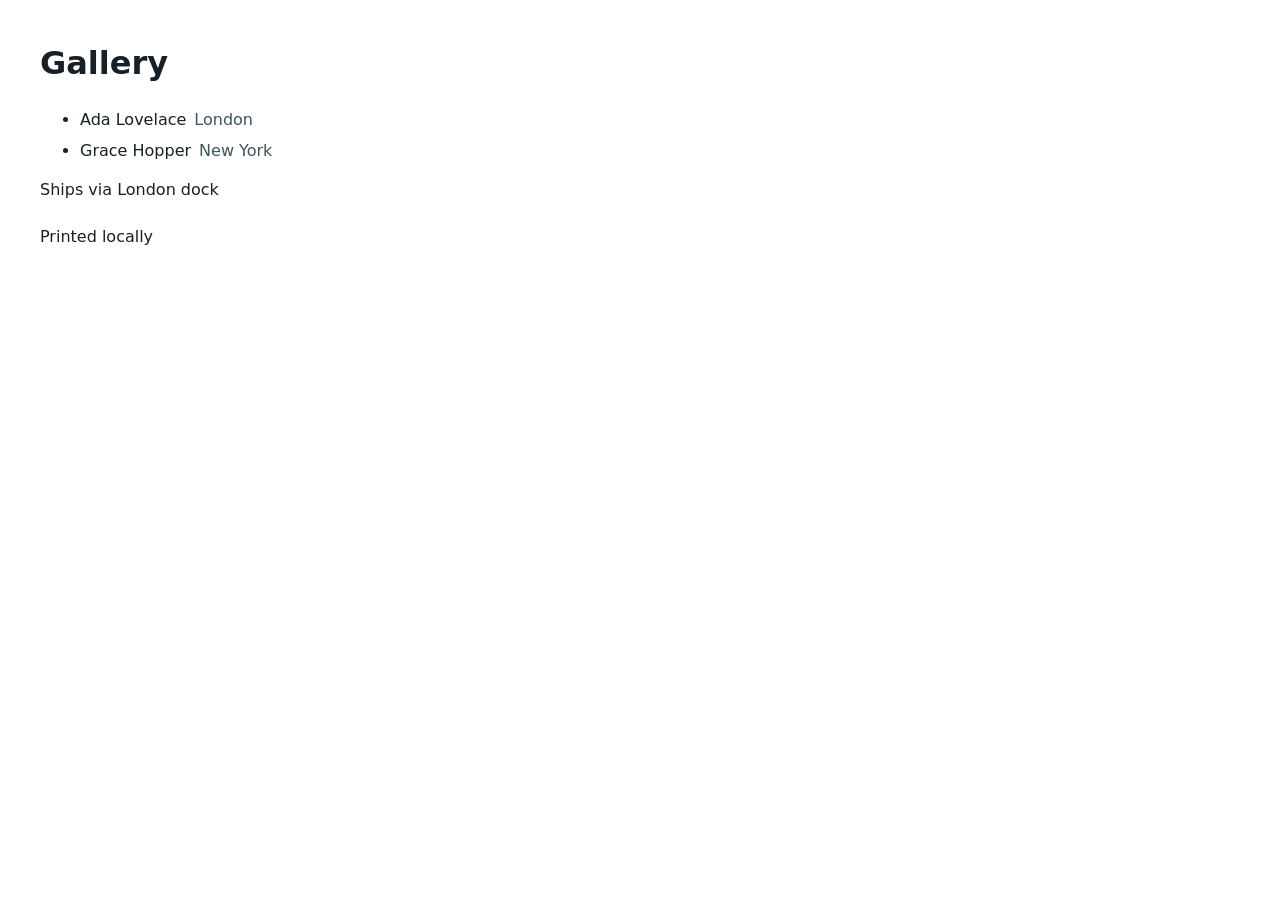
<file: demo/index.html>
<!DOCTYPE html>
<html lang="en">
  <head>
    <meta charset="utf-8" />
    <title>Endpoint Picker demo</title>
    <style>
      body { font: 16px/1.45 ui-sans-serif, system-ui, sans-serif; margin: 40px; color: #172026; }
      li { margin: 8px 0; }
      .city { margin-left: 8px; color: #3d555c; }
      .local { margin-top: 24px; }
    </style>
  </head>
  <body>
    <h1>Gallery</h1>
    <ul id="list"></ul>
    <p id="note"></p>
    <p class="local">Printed locally</p>
    <script>
      async function load() {
        const artists = await fetch('api/artists.json').then(function (res) { return res.json(); });
        const note = await fetch('api/note.json').then(function (res) { return res.json(); });
        const list = document.querySelector('#list');
        artists.artists.forEach(function (artist) {
          const item = document.createElement('li');
          const name = document.createElement('span');
          name.className = 'name';
          name.textContent = artist.name;
          const city = document.createElement('span');
          city.className = 'city';
          city.textContent = artist.city;
          item.append(name, city);
          list.append(item);
        });
        document.querySelector('#note').textContent = note.note;
      }
      load();
    </script>
  </body>
</html>
</file>
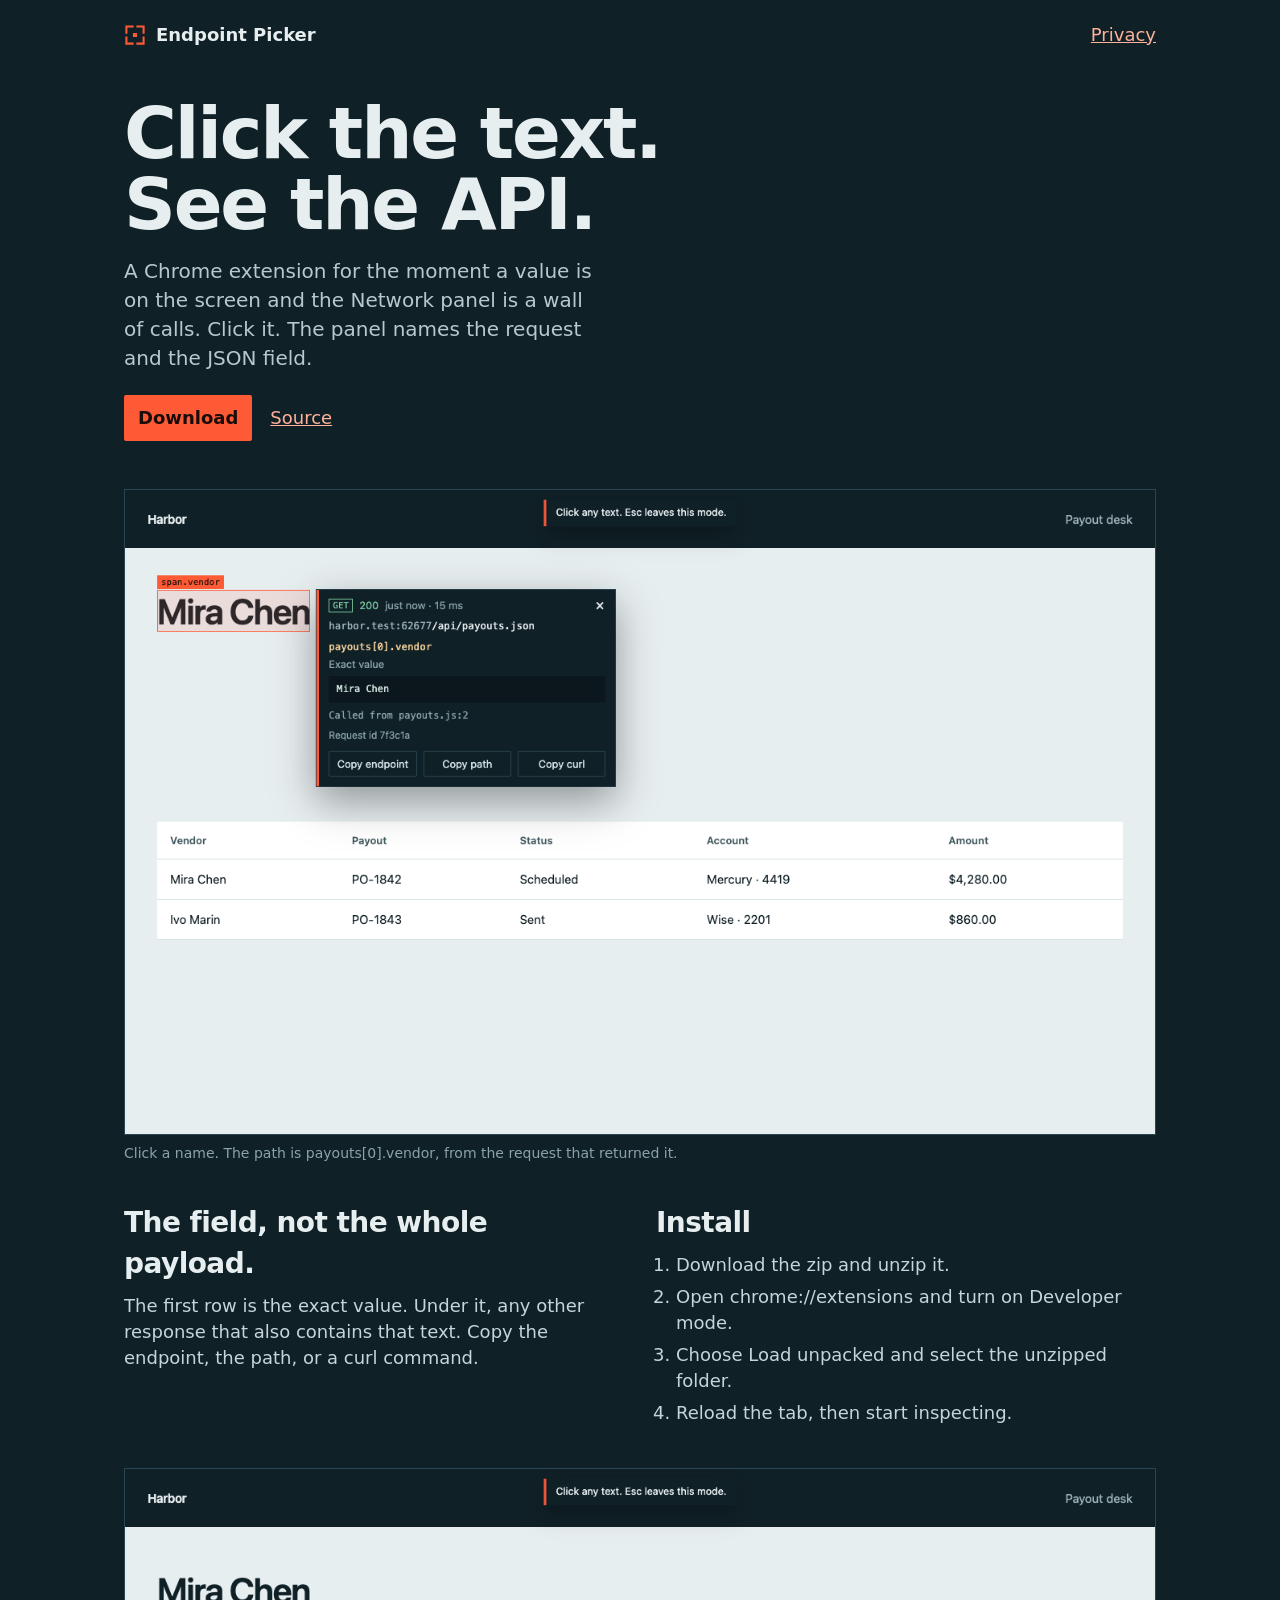
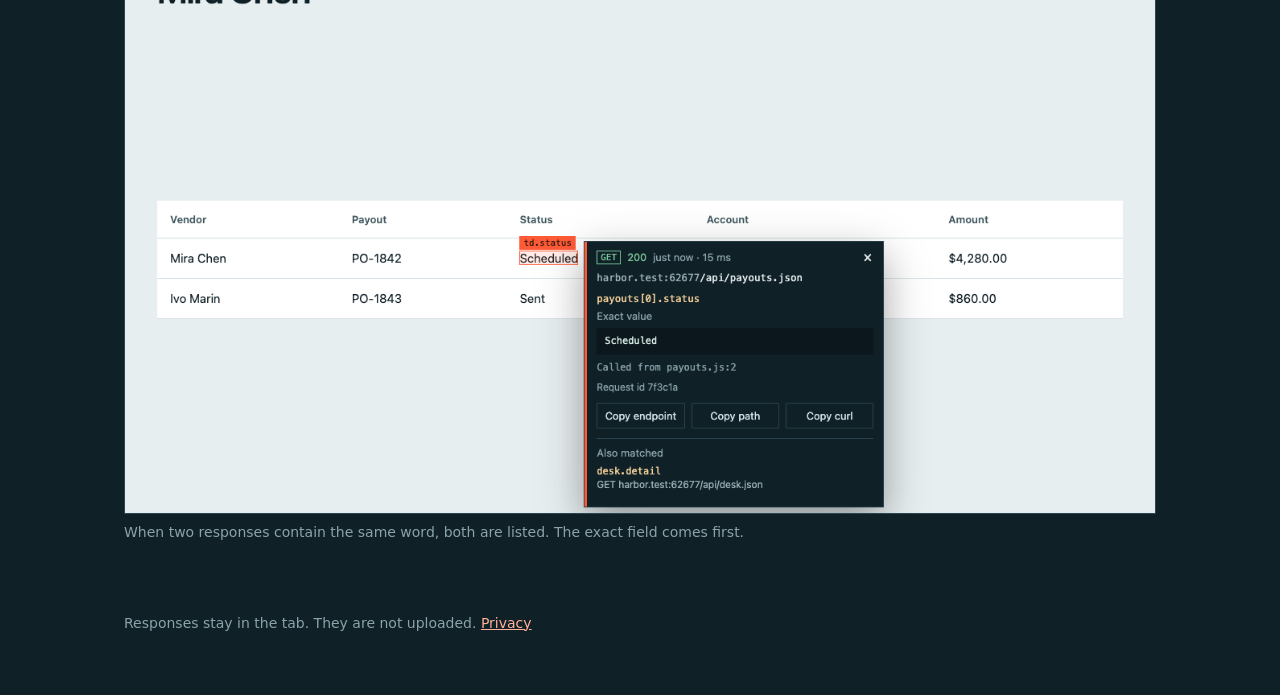
<file: docs/index.html>
<!DOCTYPE html>
<html lang="en">
  <head>
    <meta charset="utf-8" />
    <meta name="viewport" content="width=device-width, initial-scale=1" />
    <title>Endpoint Picker — click the text, see the API</title>
    <meta name="description" content="A Chrome extension. Click a value on any page and see the request and JSON field that returned it." />
    <meta property="og:title" content="Endpoint Picker" />
    <meta property="og:description" content="Click the text. See the API." />
    <meta property="og:image" content="https://ordas21.github.io/endpoint-picker/media/marquee.png" />
    <style>
      :root { color-scheme: dark; }
      * { box-sizing: border-box; }
      body {
        margin: 0;
        background: #102027;
        color: #e7eef0;
        font: 18px/1.45 ui-sans-serif, system-ui, sans-serif;
      }
      a { color: #ffb199; }
      a:focus-visible { outline: 2px solid #ff5a36; outline-offset: 3px; }
      .wrap { max-width: 1080px; margin: 0 auto; padding: 0 24px; }
      header.top {
        display: flex;
        justify-content: space-between;
        align-items: center;
        padding: 22px 0;
      }
      .brand { display: flex; gap: 10px; align-items: center; font-weight: 600; color: inherit; text-decoration: none; }
      .hero { padding: 28px 0 12px; }
      h1 {
        margin: 0;
        font-size: clamp(40px, 6vw, 72px);
        line-height: 0.98;
        letter-spacing: -0.03em;
        font-weight: 600;
        max-width: 12ch;
      }
      .deck { max-width: 38ch; color: #b7c9ce; font-size: 20px; margin: 18px 0 0; }
      .actions { display: flex; gap: 18px; align-items: center; margin: 22px 0 8px; }
      .button {
        display: inline-block;
        background: #ff5a36;
        color: #1a0d09;
        text-decoration: none;
        font-weight: 600;
        padding: 10px 14px;
        border-radius: 2px;
      }
      figure { margin: 28px 0; }
      img { display: block; width: 100%; height: auto; border: 1px solid #2a4652; }
      figcaption { color: #8aa3ab; font-size: 14px; margin-top: 8px; }
      .split { display: grid; grid-template-columns: 1fr 1fr; gap: 32px; padding: 12px 0 8px; }
      h2 { margin: 0 0 8px; font-size: 28px; letter-spacing: -0.02em; }
      .split p { margin: 0; color: #c5d5d9; }
      ol { margin: 8px 0 0; padding-left: 20px; color: #c5d5d9; }
      li { margin: 6px 0; }
      footer { padding: 28px 0 48px; color: #8aa3ab; font-size: 14px; }
      @media (max-width: 720px) {
        .split { grid-template-columns: 1fr; }
        .deck { font-size: 18px; }
      }
    </style>
  </head>
  <body>
    <div class="wrap">
      <header class="top">
        <a class="brand" href="./">
          <svg viewBox="0 0 32 32" width="22" height="22" aria-hidden="true">
            <path fill="#ff5a36" d="M2 2h12v3H5v9H2V2zm16 0h12v12h-3V5h-9V2zM2 18h3v9h9v3H2V18zm25 0h3v12H18v-3h9v-9zM13 13h6v6h-6z"/>
          </svg>
          Endpoint Picker
        </a>
        <a href="privacy.html">Privacy</a>
      </header>
      <section class="hero">
        <h1>Click the text. See the API.</h1>
        <p class="deck">A Chrome extension for the moment a value is on the screen and the Network panel is a wall of calls. Click it. The panel names the request and the JSON field.</p>
        <div class="actions">
          <a class="button" href="https://github.com/ordas21/endpoint-picker/releases/latest">Download</a>
          <a href="https://github.com/ordas21/endpoint-picker">Source</a>
        </div>
      </section>
      <figure>
        <img src="media/hero.png" width="1280" height="800" alt="Endpoint Picker open on a payouts table. The panel shows GET /api/payouts.json and the path payouts[0].vendor for Mira Chen." />
        <figcaption>Click a name. The path is payouts[0].vendor, from the request that returned it.</figcaption>
      </figure>
      <section class="split">
        <div>
          <h2>The field, not the whole payload.</h2>
          <p>The first row is the exact value. Under it, any other response that also contains that text. Copy the endpoint, the path, or a curl command.</p>
        </div>
        <div>
          <h2>Install</h2>
          <ol>
            <li>Download the zip and unzip it.</li>
            <li>Open chrome://extensions and turn on Developer mode.</li>
            <li>Choose Load unpacked and select the unzipped folder.</li>
            <li>Reload the tab, then start inspecting.</li>
          </ol>
        </div>
      </section>
      <figure>
        <img src="media/also.png" width="1280" height="800" alt="The word Scheduled is selected. The panel shows the exact status field and a second response that contains the same word." />
        <figcaption>When two responses contain the same word, both are listed. The exact field comes first.</figcaption>
      </figure>
      <footer>
        <p>Responses stay in the tab. They are not uploaded. <a href="privacy.html">Privacy</a></p>
      </footer>
    </div>
  </body>
</html>
</file>
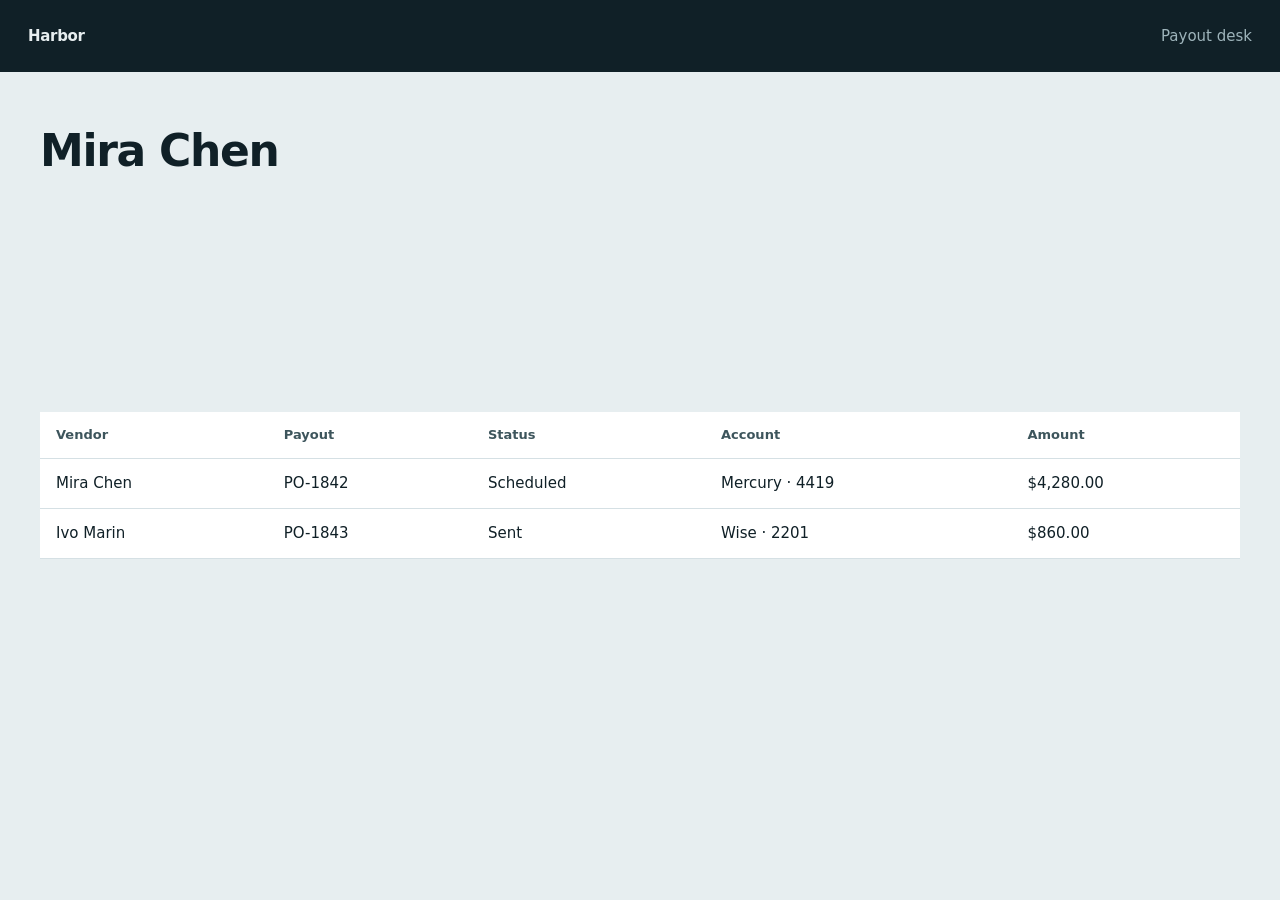
<file: store/fixture/index.html>
<!DOCTYPE html>
<html lang="en">
  <head>
    <meta charset="utf-8" />
    <title>Harbor · Payouts</title>
    <style>
      * { box-sizing: border-box; }
      html, body { margin: 0; height: 100%; overflow: hidden; background: #e7eef0; color: #102027; }
      body { font: 15px/1.4 ui-sans-serif, system-ui, sans-serif; }
      header {
        display: flex;
        justify-content: space-between;
        align-items: center;
        background: #102027;
        color: #e7eef0;
        padding: 22px 28px;
        min-height: 72px;
      }
      .word { font-weight: 600; letter-spacing: -0.02em; }
      .sub { color: #9eb4bb; }
      main { padding: 48px 40px 0; }
      h1 { margin: 0; font-size: 44px; letter-spacing: -0.03em; font-weight: 600; }
      table { margin-top: 230px; }
      table { width: 100%; border-collapse: collapse; background: white; }
      th, td { text-align: left; padding: 14px 16px; border-bottom: 1px solid #d5e0e4; }
      th { color: #3d555c; font-weight: 600; font-size: 13px; }
      .money { font-variant-numeric: tabular-nums; }
    </style>
  </head>
  <body>
    <header>
      <div class="word">Harbor</div>
      <div class="sub">Payout desk</div>
    </header>
    <main>
      <h1><span class="vendor">Mira Chen</span></h1>
      <table>
        <thead>
          <tr>
            <th>Vendor</th>
            <th>Payout</th>
            <th>Status</th>
            <th>Account</th>
            <th>Amount</th>
          </tr>
        </thead>
        <tbody id="rows"></tbody>
      </table>
    </main>
    <script src="payouts.js"></script>
  </body>
</html>
</file>
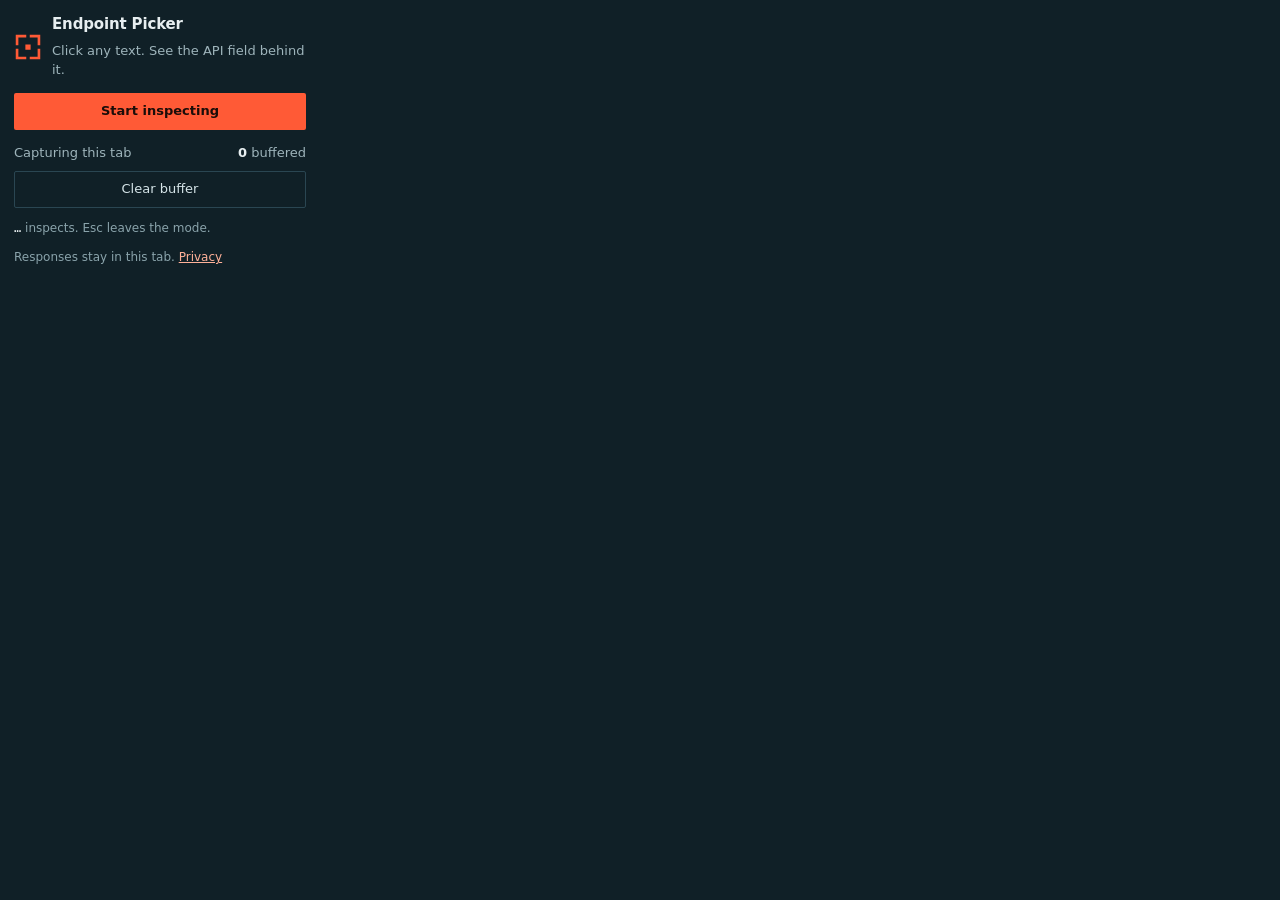
<file: popup.html>
<!DOCTYPE html>
<html lang="en">
  <head>
    <meta charset="utf-8" />
    <meta name="viewport" content="width=device-width, initial-scale=1" />
    <title>Endpoint Picker</title>
    <link rel="stylesheet" href="popup.css" />
  </head>
  <body>
    <header>
      <div class="brand">
        <svg class="mark" viewBox="0 0 32 32" width="28" height="28" aria-hidden="true">
          <path fill="#ff5a36" d="M2 2h12v3H5v9H2V2zm16 0h12v12h-3V5h-9V2zM2 18h3v9h9v3H2V18zm25 0h3v12H18v-3h9v-9zM13 13h6v6h-6z"/>
        </svg>
        <div>
          <h1>Endpoint Picker</h1>
          <p class="lede">Click any text. See the API field behind it.</p>
        </div>
      </div>
    </header>
    <main>
      <p id="reason" class="reason" hidden></p>
      <button id="toggle" class="primary" type="button">Start inspecting</button>
      <div class="meta">
        <span id="status">Capturing this tab</span>
        <span><strong id="count">0</strong> buffered</span>
      </div>
      <button id="clear" class="quiet" type="button">Clear buffer</button>
      <p class="note"><kbd id="shortcut">…</kbd> inspects. Esc leaves the mode.</p>
      <p class="note">Responses stay in this tab. <a id="privacy" href="privacy.html">Privacy</a></p>
    </main>
    <script src="popup.js"></script>
  </body>
</html>
</file>
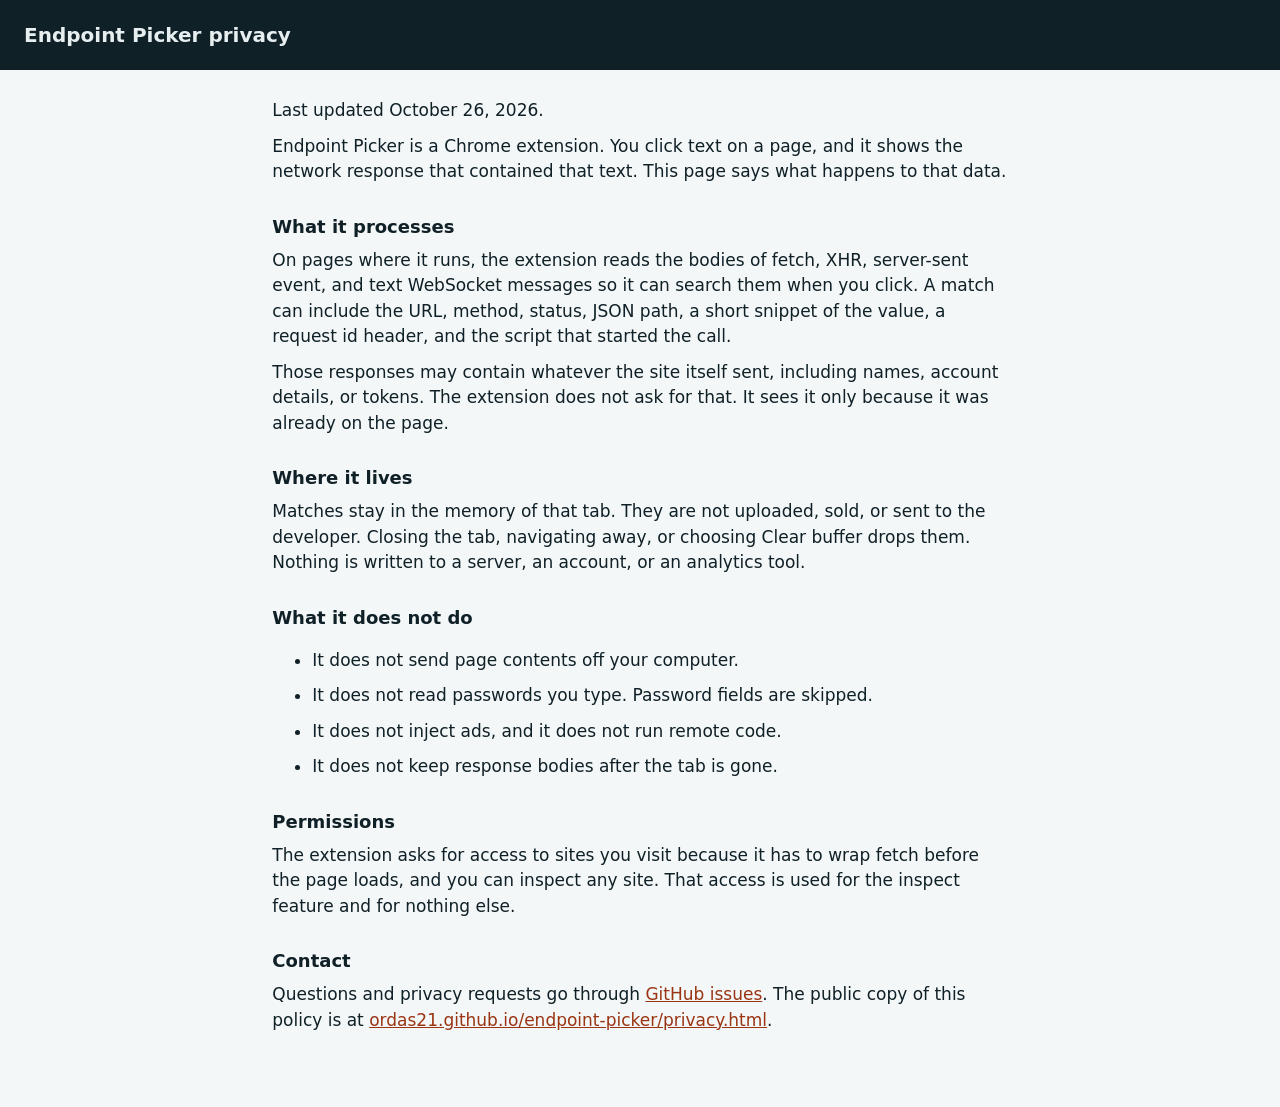
<file: privacy.html>
<!DOCTYPE html>
<html lang="en">
  <head>
    <meta charset="utf-8" />
    <meta name="viewport" content="width=device-width, initial-scale=1" />
    <title>Endpoint Picker privacy</title>
    <style>
      :root { color-scheme: light; }
      body {
        margin: 0;
        background: #f3f7f8;
        color: #102027;
        font: 17px/1.5 ui-sans-serif, system-ui, sans-serif;
      }
      header {
        background: #102027;
        color: #e7eef0;
        padding: 20px 24px;
      }
      header a { color: #e7eef0; }
      h1 { margin: 0; font-size: 20px; font-weight: 600; }
      main { max-width: 68ch; margin: 0 auto; padding: 28px 24px 64px; }
      h2 { font-size: 18px; margin: 28px 0 8px; }
      p, li { margin: 0 0 10px; }
      a { color: #9a3412; }
    </style>
  </head>
  <body>
    <header>
      <h1>Endpoint Picker privacy</h1>
    </header>
    <main>
      <p>Last updated October 26, 2026.</p>
      <p>Endpoint Picker is a Chrome extension. You click text on a page, and it shows the network response that contained that text. This page says what happens to that data.</p>

      <h2>What it processes</h2>
      <p>On pages where it runs, the extension reads the bodies of fetch, XHR, server-sent event, and text WebSocket messages so it can search them when you click. A match can include the URL, method, status, JSON path, a short snippet of the value, a request id header, and the script that started the call.</p>
      <p>Those responses may contain whatever the site itself sent, including names, account details, or tokens. The extension does not ask for that. It sees it only because it was already on the page.</p>

      <h2>Where it lives</h2>
      <p>Matches stay in the memory of that tab. They are not uploaded, sold, or sent to the developer. Closing the tab, navigating away, or choosing Clear buffer drops them. Nothing is written to a server, an account, or an analytics tool.</p>

      <h2>What it does not do</h2>
      <ul>
        <li>It does not send page contents off your computer.</li>
        <li>It does not read passwords you type. Password fields are skipped.</li>
        <li>It does not inject ads, and it does not run remote code.</li>
        <li>It does not keep response bodies after the tab is gone.</li>
      </ul>

      <h2>Permissions</h2>
      <p>The extension asks for access to sites you visit because it has to wrap fetch before the page loads, and you can inspect any site. That access is used for the inspect feature and for nothing else.</p>

      <h2>Contact</h2>
      <p>Questions and privacy requests go through <a href="https://github.com/ordas21/endpoint-picker/issues">GitHub issues</a>. The public copy of this policy is at <a href="https://ordas21.github.io/endpoint-picker/privacy.html">ordas21.github.io/endpoint-picker/privacy.html</a>.</p>
    </main>
  </body>
</html>
</file>
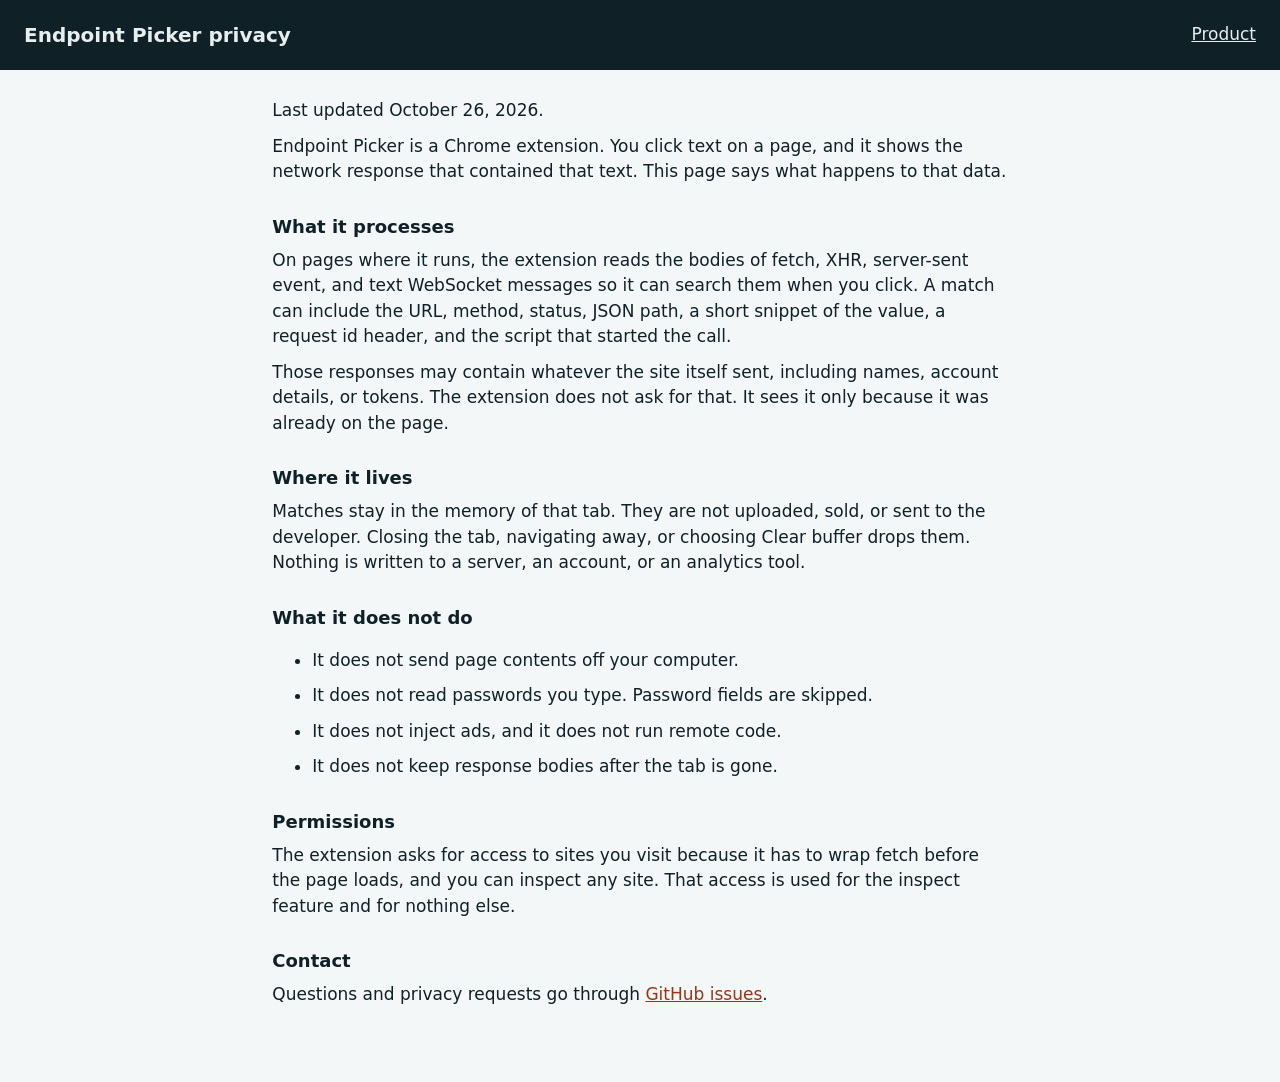
<file: docs/privacy.html>
<!DOCTYPE html>
<html lang="en">
  <head>
    <meta charset="utf-8" />
    <meta name="viewport" content="width=device-width, initial-scale=1" />
    <title>Endpoint Picker privacy</title>
    <style>
      :root { color-scheme: light; }
      body {
        margin: 0;
        background: #f3f7f8;
        color: #102027;
        font: 17px/1.5 ui-sans-serif, system-ui, sans-serif;
      }
      header {
        background: #102027;
        color: #e7eef0;
        padding: 20px 24px;
        display: flex;
        justify-content: space-between;
        gap: 16px;
        align-items: center;
      }
      header a { color: #e7eef0; }
      h1 { margin: 0; font-size: 20px; font-weight: 600; }
      main { max-width: 68ch; margin: 0 auto; padding: 28px 24px 64px; }
      h2 { font-size: 18px; margin: 28px 0 8px; }
      p, li { margin: 0 0 10px; }
      a { color: #9a3412; }
    </style>
  </head>
  <body>
    <header>
      <h1>Endpoint Picker privacy</h1>
      <a href="./">Product</a>
    </header>
    <main>
      <p>Last updated October 26, 2026.</p>
      <p>Endpoint Picker is a Chrome extension. You click text on a page, and it shows the network response that contained that text. This page says what happens to that data.</p>

      <h2>What it processes</h2>
      <p>On pages where it runs, the extension reads the bodies of fetch, XHR, server-sent event, and text WebSocket messages so it can search them when you click. A match can include the URL, method, status, JSON path, a short snippet of the value, a request id header, and the script that started the call.</p>
      <p>Those responses may contain whatever the site itself sent, including names, account details, or tokens. The extension does not ask for that. It sees it only because it was already on the page.</p>

      <h2>Where it lives</h2>
      <p>Matches stay in the memory of that tab. They are not uploaded, sold, or sent to the developer. Closing the tab, navigating away, or choosing Clear buffer drops them. Nothing is written to a server, an account, or an analytics tool.</p>

      <h2>What it does not do</h2>
      <ul>
        <li>It does not send page contents off your computer.</li>
        <li>It does not read passwords you type. Password fields are skipped.</li>
        <li>It does not inject ads, and it does not run remote code.</li>
        <li>It does not keep response bodies after the tab is gone.</li>
      </ul>

      <h2>Permissions</h2>
      <p>The extension asks for access to sites you visit because it has to wrap fetch before the page loads, and you can inspect any site. That access is used for the inspect feature and for nothing else.</p>

      <h2>Contact</h2>
      <p>Questions and privacy requests go through <a href="https://github.com/ordas21/endpoint-picker/issues">GitHub issues</a>.</p>
    </main>
  </body>
</html>
</file>
<file: popup.css>
:root {
  color-scheme: dark;
}

body {
  margin: 0;
  width: 320px;
  background: #102027;
  color: #e7eef0;
  font: 13px/1.45 ui-sans-serif, system-ui, sans-serif;
}

header {
  padding: 14px 14px 0;
}

.brand {
  display: flex;
  gap: 10px;
  align-items: center;
}

.mark {
  flex: none;
}

h1 {
  margin: 0;
  font-size: 15px;
  font-weight: 600;
  letter-spacing: -0.01em;
}

.lede {
  margin: 6px 0 0;
  color: #9eb4bb;
}

main {
  padding: 14px;
}

button {
  font: inherit;
  border-radius: 2px;
  cursor: pointer;
}

button:focus-visible {
  outline: 2px solid #ffffff;
  outline-offset: 2px;
}

button:disabled {
  cursor: default;
  opacity: 0.55;
}

.primary {
  width: 100%;
  appearance: none;
  border: 0;
  background: #ff5a36;
  color: #1a0d09;
  font-weight: 600;
  padding: 9px 12px;
}

.quiet {
  width: 100%;
  background: transparent;
  color: #d5e4e8;
  border: 1px solid #2a4652;
  padding: 8px 12px;
}

.quiet:hover:not(:disabled) {
  background: #17303a;
}

.meta {
  display: flex;
  justify-content: space-between;
  gap: 12px;
  margin: 14px 0 8px;
  color: #9eb4bb;
}

.meta strong {
  color: #e7eef0;
  font-weight: 600;
}

.note {
  margin: 12px 0 0;
  color: #8aa3ab;
  font-size: 12px;
}

.reason {
  margin: 0 0 10px;
  color: #ffb4a2;
}

kbd {
  font-family: ui-monospace, SFMono-Regular, Menlo, Consolas, monospace;
  font-size: 12px;
  color: #e7eef0;
}

a {
  color: #ffb199;
}

a:focus-visible {
  outline: 2px solid #ff5a36;
  outline-offset: 2px;
}
</file>
